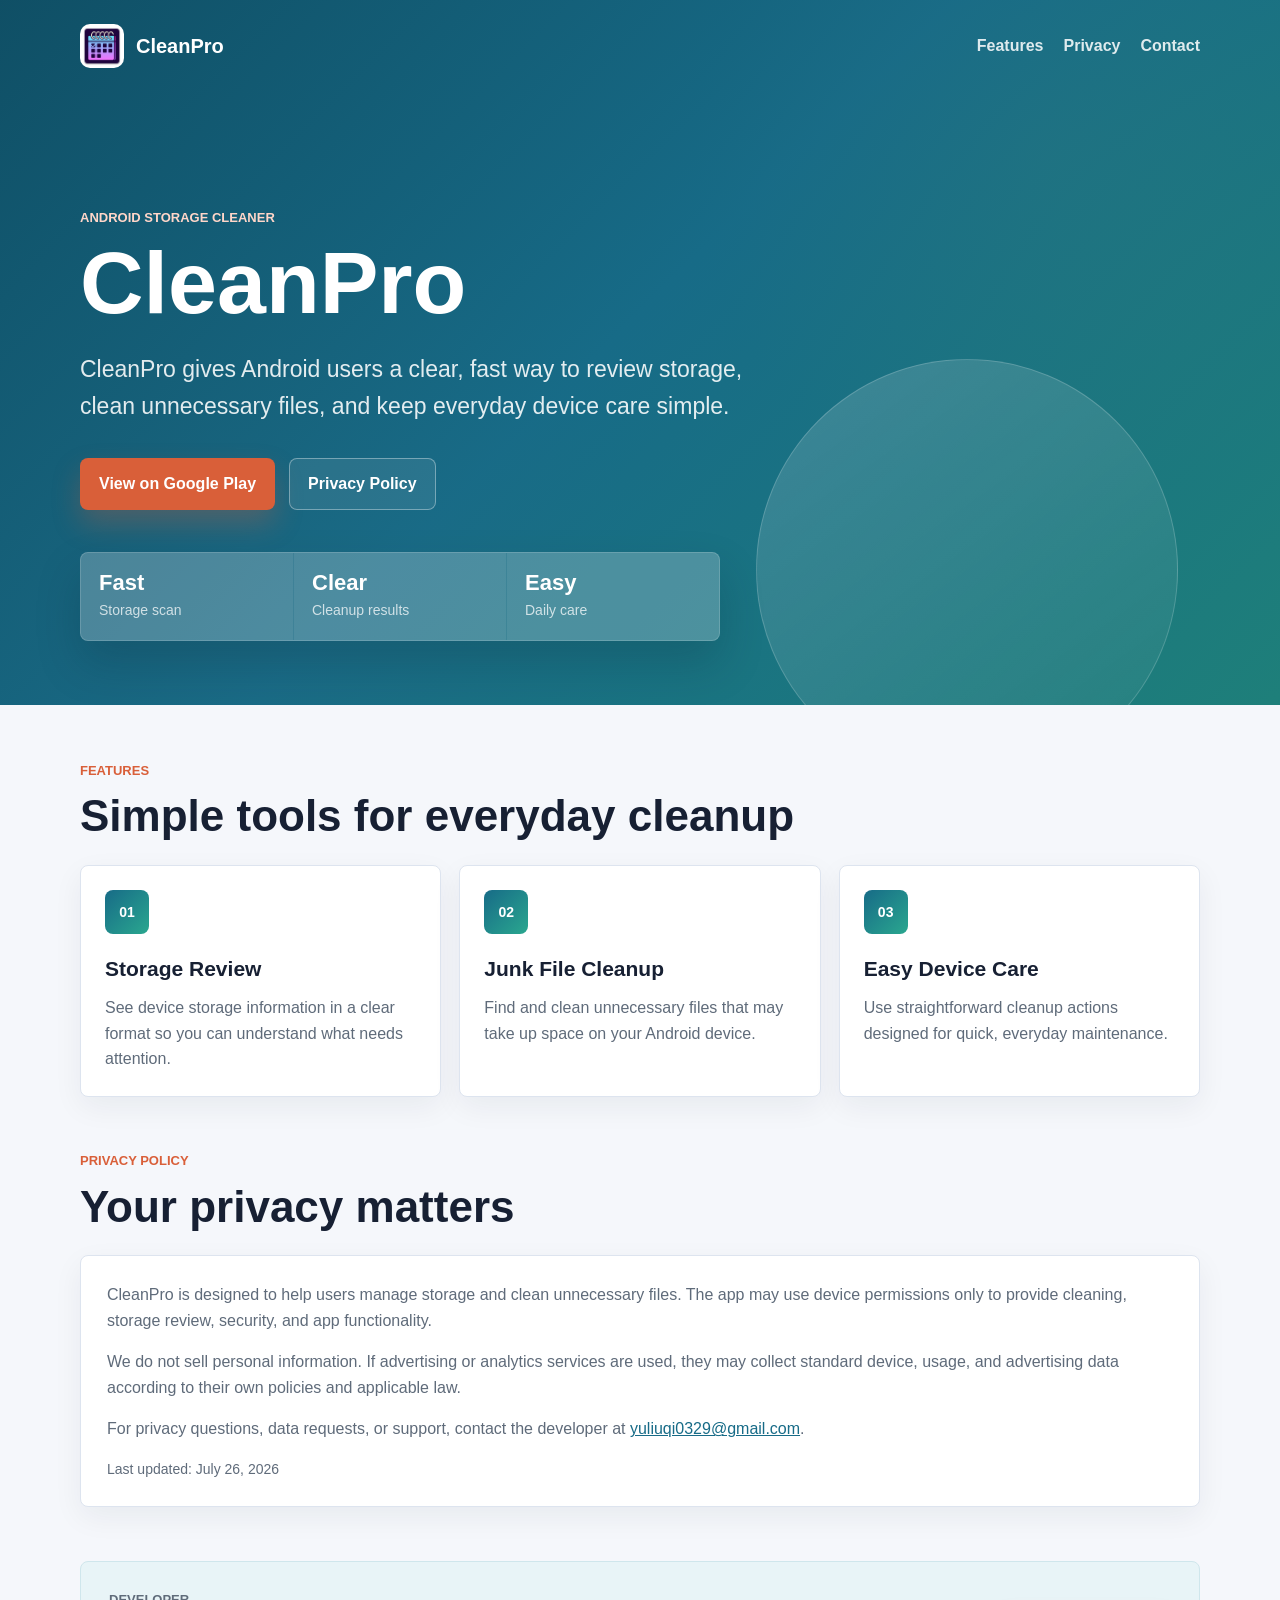
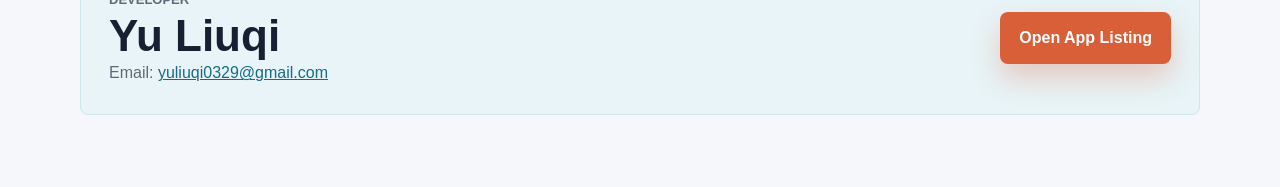
<file: index.html>
<!DOCTYPE html>
<html lang="en">
<head>
    <meta charset="UTF-8">
    <meta name="viewport" content="width=device-width, initial-scale=1.0">
    <meta name="description" content="CleanPro helps Android users review storage usage, clean junk files, and manage device space with clear, simple tools.">
    <title>CleanPro - Android Cleaner App</title>
    <link rel="stylesheet" href="style.css">
</head>
<body>
    <header class="hero">
        <nav class="topbar" aria-label="Main navigation">
            <a class="brand" href="#home" aria-label="CleanPro home">
                <img src="logo.png" alt="" class="logo">
                <span>CleanPro</span>
            </a>
            <div class="nav-links">
                <a href="#features">Features</a>
                <a href="#privacy">Privacy</a>
                <a href="#contact">Contact</a>
            </div>
        </nav>

        <section id="home" class="hero-content">
            <p class="eyebrow">Android storage cleaner</p>
            <h1>CleanPro</h1>
            <p class="summary">
                CleanPro gives Android users a clear, fast way to review storage, clean unnecessary files, and keep everyday device care simple.
            </p>
            <div class="actions">
                <a href="https://play.google.com/store/apps/details?id=com.ylq.first.cleaner" class="btn primary">View on Google Play</a>
                <a href="#privacy" class="btn secondary">Privacy Policy</a>
            </div>
            <div class="hero-panel" aria-label="CleanPro highlights">
                <div>
                    <span class="metric">Fast</span>
                    <span class="label">Storage scan</span>
                </div>
                <div>
                    <span class="metric">Clear</span>
                    <span class="label">Cleanup results</span>
                </div>
                <div>
                    <span class="metric">Easy</span>
                    <span class="label">Daily care</span>
                </div>
            </div>
        </section>
    </header>

    <main>
        <section id="features" class="section">
            <div class="section-heading">
                <p class="eyebrow">Features</p>
                <h2>Simple tools for everyday cleanup</h2>
            </div>
            <div class="feature-grid">
                <article class="feature-card">
                    <span class="feature-icon">01</span>
                    <h3>Storage Review</h3>
                    <p>See device storage information in a clear format so you can understand what needs attention.</p>
                </article>
                <article class="feature-card">
                    <span class="feature-icon">02</span>
                    <h3>Junk File Cleanup</h3>
                    <p>Find and clean unnecessary files that may take up space on your Android device.</p>
                </article>
                <article class="feature-card">
                    <span class="feature-icon">03</span>
                    <h3>Easy Device Care</h3>
                    <p>Use straightforward cleanup actions designed for quick, everyday maintenance.</p>
                </article>
            </div>
        </section>

        <section id="privacy" class="section privacy-section">
            <div class="section-heading">
                <p class="eyebrow">Privacy Policy</p>
                <h2>Your privacy matters</h2>
            </div>
            <div class="policy">
                <p>
                    CleanPro is designed to help users manage storage and clean unnecessary files. The app may use device
                    permissions only to provide cleaning, storage review, security, and app functionality.
                </p>
                <p>
                    We do not sell personal information. If advertising or analytics services are used, they may collect
                    standard device, usage, and advertising data according to their own policies and applicable law.
                </p>
                <p>
                    For privacy questions, data requests, or support, contact the developer at
                    <a href="mailto:yuliuqi0329@gmail.com">yuliuqi0329@gmail.com</a>.
                </p>
                <p class="updated">Last updated: July 26, 2026</p>
            </div>
        </section>

        <section id="contact" class="section contact-section">
            <div>
                <p class="eyebrow">Developer</p>
                <h2>Yu Liuqi</h2>
                <p>Email: <a href="mailto:yuliuqi0329@gmail.com">yuliuqi0329@gmail.com</a></p>
            </div>
            <a href="https://play.google.com/store/apps/details?id=com.ylq.first.cleaner" class="btn primary">Open App Listing</a>
        </section>
    </main>
</body>
</html>
</file>
<file: style.css>
:root {
    color-scheme: light;
    --bg: #f5f7fb;
    --panel: #ffffff;
    --text: #172033;
    --muted: #5f6b7a;
    --line: #dde4ef;
    --primary: #176b87;
    --primary-dark: #0f4e64;
    --accent: #d95f39;
    --soft: #e8f4f7;
    --gold: #f2b84b;
}

* {
    box-sizing: border-box;
}

html {
    scroll-behavior: smooth;
}

body {
    margin: 0;
    font-family: Arial, Helvetica, sans-serif;
    background: var(--bg);
    color: var(--text);
    line-height: 1.6;
}

a {
    color: var(--primary);
}

.hero {
    position: relative;
    min-height: 78vh;
    padding: 24px clamp(20px, 5vw, 72px) 64px;
    background:
        linear-gradient(135deg, rgba(15, 78, 100, 0.96), rgba(23, 107, 135, 0.9) 48%, rgba(31, 130, 120, 0.88)),
        radial-gradient(circle at 82% 22%, rgba(242, 184, 75, 0.26), transparent 30%),
        radial-gradient(circle at 18% 84%, rgba(217, 95, 57, 0.22), transparent 34%),
        #176b87;
    color: #ffffff;
    overflow: hidden;
}

.hero::after {
    position: absolute;
    right: clamp(24px, 8vw, 120px);
    bottom: -76px;
    width: clamp(220px, 34vw, 420px);
    height: clamp(220px, 34vw, 420px);
    border: 1px solid rgba(255, 255, 255, 0.18);
    border-radius: 50%;
    background:
        linear-gradient(145deg, rgba(255, 255, 255, 0.16), rgba(255, 255, 255, 0.03));
    content: "";
    pointer-events: none;
}

.topbar,
.section,
.hero-content {
    width: min(1120px, 100%);
    margin: 0 auto;
}

.topbar {
    position: relative;
    z-index: 1;
    display: flex;
    align-items: center;
    justify-content: space-between;
    gap: 24px;
}

.brand {
    display: inline-flex;
    align-items: center;
    gap: 12px;
    color: #ffffff;
    font-size: 20px;
    font-weight: 700;
    text-decoration: none;
}

.logo {
    width: 44px;
    height: 44px;
    border-radius: 10px;
    background: #ffffff;
    object-fit: cover;
}

.nav-links {
    display: flex;
    align-items: center;
    gap: 20px;
}

.nav-links a {
    color: rgba(255, 255, 255, 0.86);
    font-weight: 700;
    text-decoration: none;
    transition: color 160ms ease;
}

.nav-links a:hover {
    color: #ffffff;
}

.hero-content {
    position: relative;
    z-index: 1;
    padding-top: clamp(76px, 13vw, 140px);
}

.eyebrow {
    margin: 0 0 10px;
    color: var(--accent);
    font-size: 13px;
    font-weight: 800;
    letter-spacing: 0;
    text-transform: uppercase;
}

.hero .eyebrow {
    color: #ffd6c9;
}

h1,
h2,
h3,
p {
    overflow-wrap: anywhere;
}

h1 {
    margin: 0;
    font-size: clamp(44px, 8vw, 88px);
    line-height: 1;
}

h2 {
    margin: 0;
    font-size: clamp(28px, 4vw, 44px);
    line-height: 1.12;
}

h3 {
    margin: 0 0 10px;
    font-size: 21px;
}

.summary {
    max-width: 680px;
    margin: 24px 0 0;
    color: rgba(255, 255, 255, 0.88);
    font-size: clamp(18px, 2.2vw, 23px);
}

.actions {
    display: flex;
    flex-wrap: wrap;
    gap: 14px;
    margin-top: 34px;
}

.btn {
    display: inline-flex;
    align-items: center;
    justify-content: center;
    min-height: 48px;
    padding: 12px 18px;
    border: 1px solid transparent;
    border-radius: 8px;
    font-weight: 800;
    text-decoration: none;
    transition: transform 160ms ease, box-shadow 160ms ease, background 160ms ease;
}

.btn:hover {
    transform: translateY(-2px);
}

.btn.primary {
    background: var(--accent);
    color: #ffffff;
    box-shadow: 0 14px 28px rgba(217, 95, 57, 0.28);
}

.btn.primary:hover {
    background: #c94f2d;
}

.btn.secondary {
    border-color: rgba(255, 255, 255, 0.36);
    color: #ffffff;
    background: rgba(255, 255, 255, 0.08);
}

.hero-panel {
    display: grid;
    grid-template-columns: repeat(3, minmax(0, 1fr));
    gap: 1px;
    width: min(640px, 100%);
    margin-top: 42px;
    overflow: hidden;
    border: 1px solid rgba(255, 255, 255, 0.22);
    border-radius: 8px;
    background: rgba(255, 255, 255, 0.16);
    box-shadow: 0 22px 44px rgba(10, 42, 56, 0.22);
}

.hero-panel div {
    padding: 18px;
    background: rgba(255, 255, 255, 0.08);
}

.metric,
.label,
.feature-icon {
    display: block;
}

.metric {
    color: #ffffff;
    font-size: 22px;
    font-weight: 800;
    line-height: 1.1;
}

.label {
    margin-top: 4px;
    color: rgba(255, 255, 255, 0.74);
    font-size: 14px;
}

main {
    padding: 56px clamp(20px, 5vw, 72px) 72px;
}

.section {
    margin-top: 54px;
}

.section:first-child {
    margin-top: 0;
}

.section-heading {
    max-width: 720px;
    margin-bottom: 24px;
}

.feature-grid {
    display: grid;
    grid-template-columns: repeat(3, minmax(0, 1fr));
    gap: 18px;
}

.feature-card,
.policy {
    background: var(--panel);
    border: 1px solid var(--line);
    border-radius: 8px;
    box-shadow: 0 10px 30px rgba(23, 32, 51, 0.06);
}

.feature-card {
    position: relative;
    padding: 24px;
    transition: transform 160ms ease, box-shadow 160ms ease, border-color 160ms ease;
}

.feature-card:hover {
    border-color: #b8d9e2;
    box-shadow: 0 16px 36px rgba(23, 32, 51, 0.1);
    transform: translateY(-3px);
}

.feature-icon {
    width: 44px;
    height: 44px;
    margin-bottom: 18px;
    border-radius: 8px;
    background: linear-gradient(135deg, var(--primary), #2aa78f);
    color: #ffffff;
    font-size: 14px;
    font-weight: 800;
    line-height: 44px;
    text-align: center;
}

.feature-card p,
.policy p,
.contact-section p {
    color: var(--muted);
    margin: 0;
}

.policy {
    padding: 26px;
}

.policy p + p {
    margin-top: 16px;
}

.updated {
    font-size: 14px;
}

.contact-section {
    display: flex;
    align-items: center;
    justify-content: space-between;
    gap: 24px;
    padding: 28px;
    background: var(--soft);
    border: 1px solid #cfe6ec;
    border-radius: 8px;
}

.contact-section .btn.primary {
    flex: 0 0 auto;
}

@media (max-width: 760px) {
    .hero {
        min-height: auto;
        padding-bottom: 52px;
    }

    .topbar,
    .contact-section {
        align-items: flex-start;
        flex-direction: column;
    }

    .nav-links {
        flex-wrap: wrap;
        gap: 14px;
    }

    .hero-content {
        padding-top: 70px;
    }

    .feature-grid {
        grid-template-columns: 1fr;
    }

    .hero-panel {
        grid-template-columns: 1fr;
    }

    .btn {
        width: 100%;
    }

    .actions {
        width: 100%;
    }
}
</file>
